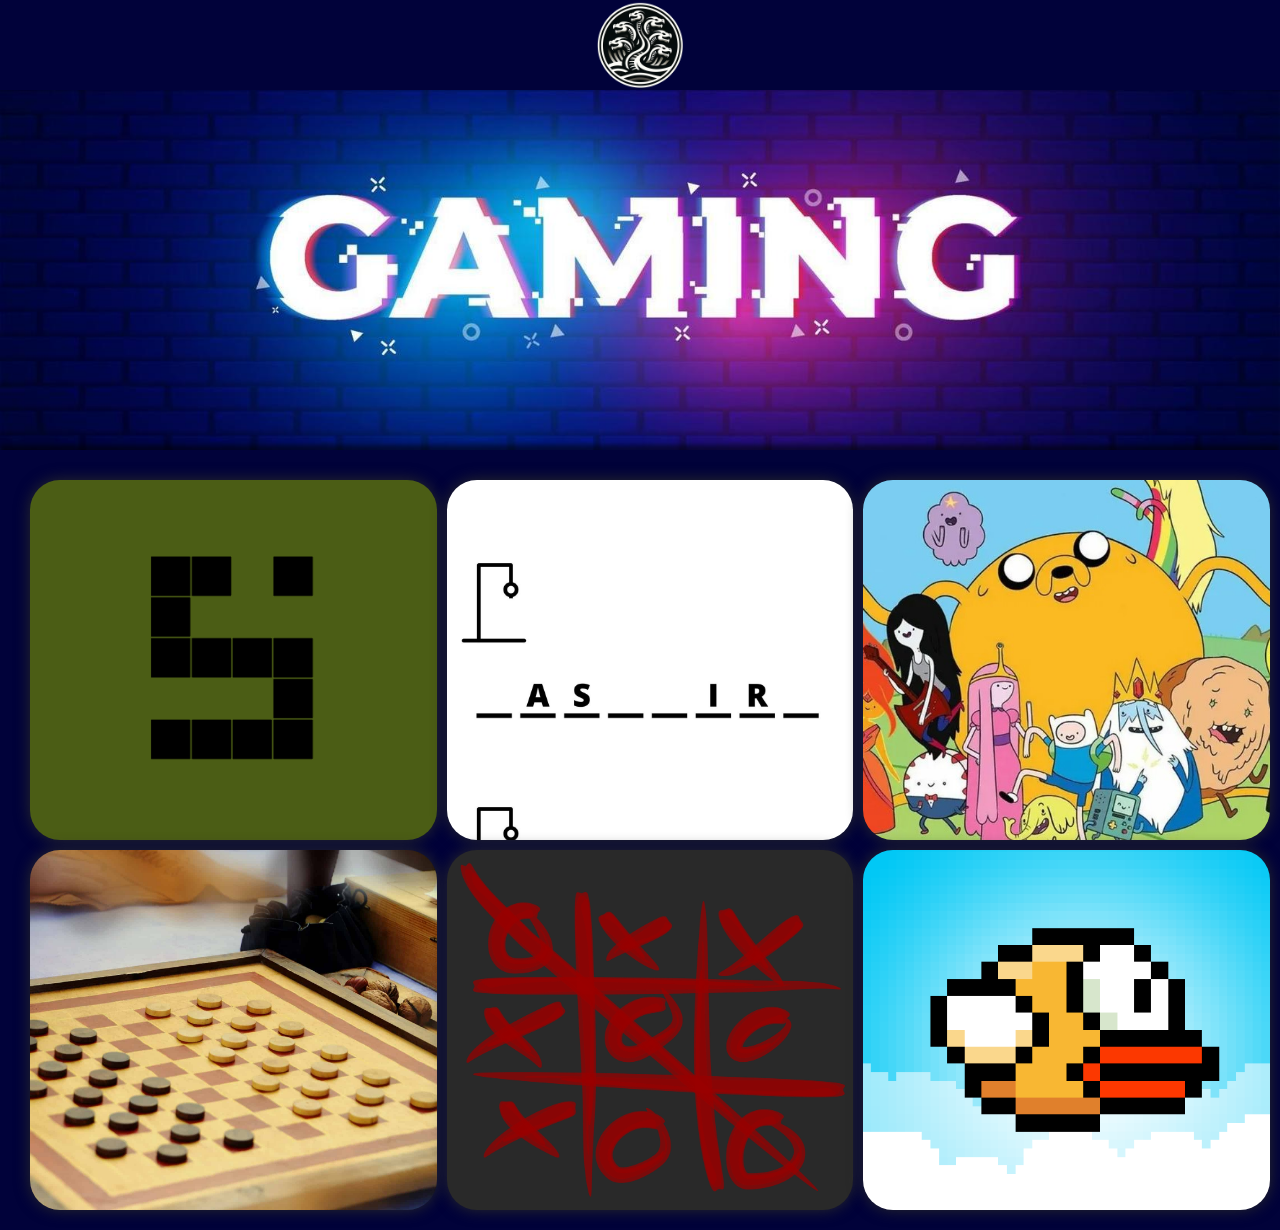
<file: Site de minigames/index.html>
<!DOCTYPE html>
<html lang="pt-BR">
<head>
    <meta charset="UTF-8">
    <meta name="viewport" content="width=device-width, initial-scale=1.0">
    <title>Site Minijogos</title>
    <link rel="stylesheet" href="./assets/css/reset.css">
    <link rel="stylesheet" href="./assets/css/style.css">
</head>
<body>
    <header> 
        <img src="./assets/img/logo.png" alt="Logo de Games">
    </header>

    <main>
        <section class="banner"></section>
        <section class="gamediv">
            <div class="container game-grid">
                <div id="jogo1">
                    <a href="./jogo da cobrinha/cobrinha.html">Jogar Agora</a>
                </div>
                <div id="jogo2">
                    <a href="./jogo da forca/jogo-da-forca.html">Jogar Agora</a>
                </div>
                <div id="jogo3">
                    <a href="./jogo da memória/jogo-da-memoria.html">Jogar Agora</a>
                </div>
                <div id="jogo4">
                    <a href="./damas/damas.html">Jogar Agora</a>
                </div>
                <div id="jogo5">
                    <a href="./jogo da velha/jogo-da-velha.html">Jogar Agora</a>
                </div>  
                <div id="jogo6">
                    <a href="./flappy/flappy.html">Jogar Agora</a>
                </div> 
            </div>
        </section>
    </main>
</body>
</html>
</file>
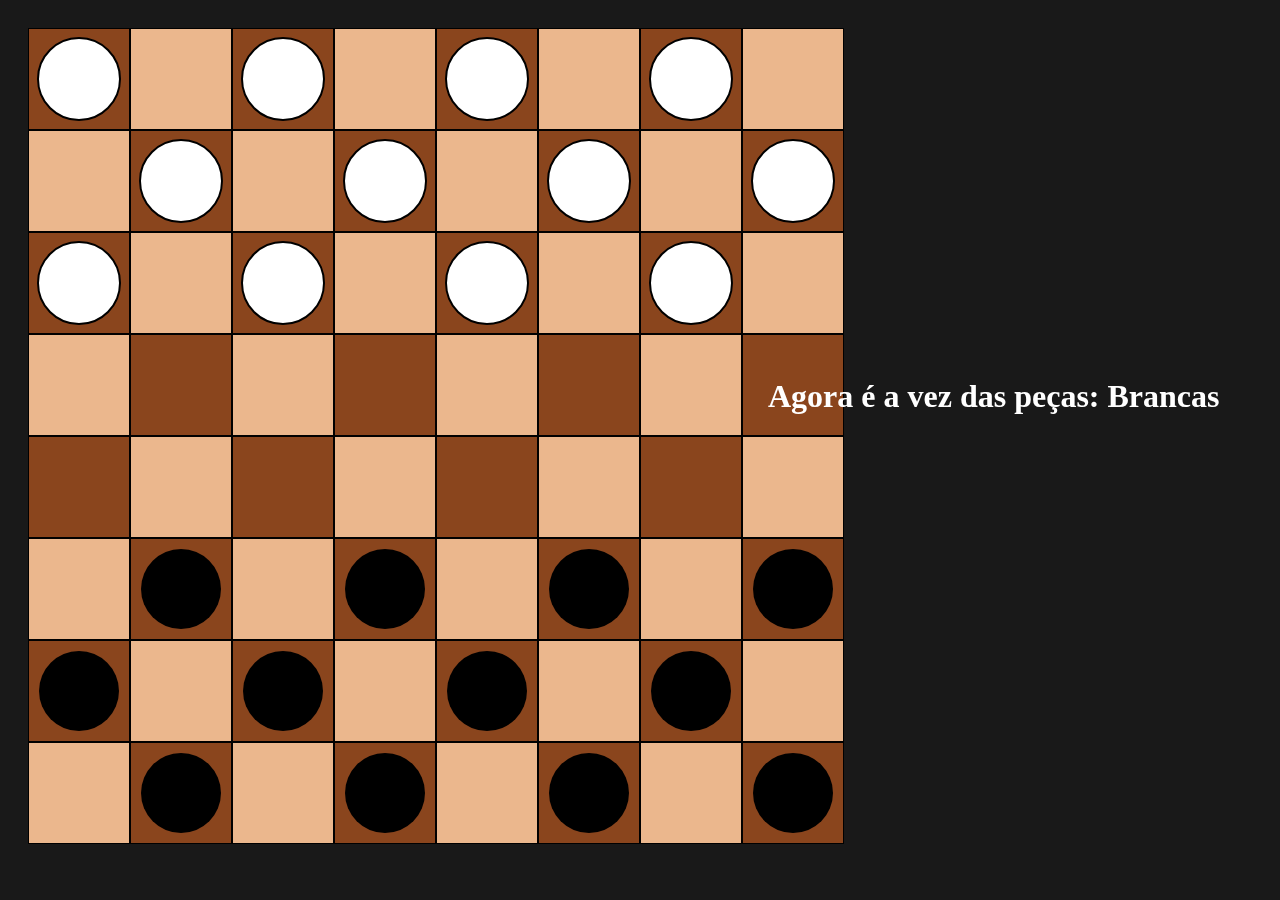
<file: Site de minigames/damas/damas.html>
<!DOCTYPE html>
<html lang="en">
<head>
    <meta charset="UTF-8">
    <meta name="viewport" content="width=device-width, initial-scale=1.0">
    <title>Damas</title>
    <link rel="stylesheet" href="./assets/css/style.css">
</head>
<body>
    <div id="mesa" class="mesa"></div>
    <div  id="info">
        <h1 id="h1-info"></h1>
        <h1 id="h1-info-2"></h1>
    </div>


    <div class="modal-menu" id="modal-win">

        <div class="modal-content">

            <h1 id="modal-title"></h1>
            <div id="modal-box">
                <a class="btn-modal-again" href="./damas.html">Jogar de novo</a>

                <a class="btn-modal-menu" href="../index.html">Voltar ao menu principal</a>
            </div>


        </div>
    </div>
    <script src="./assets/js/script.js"></script>
</body>
</html>
</file>
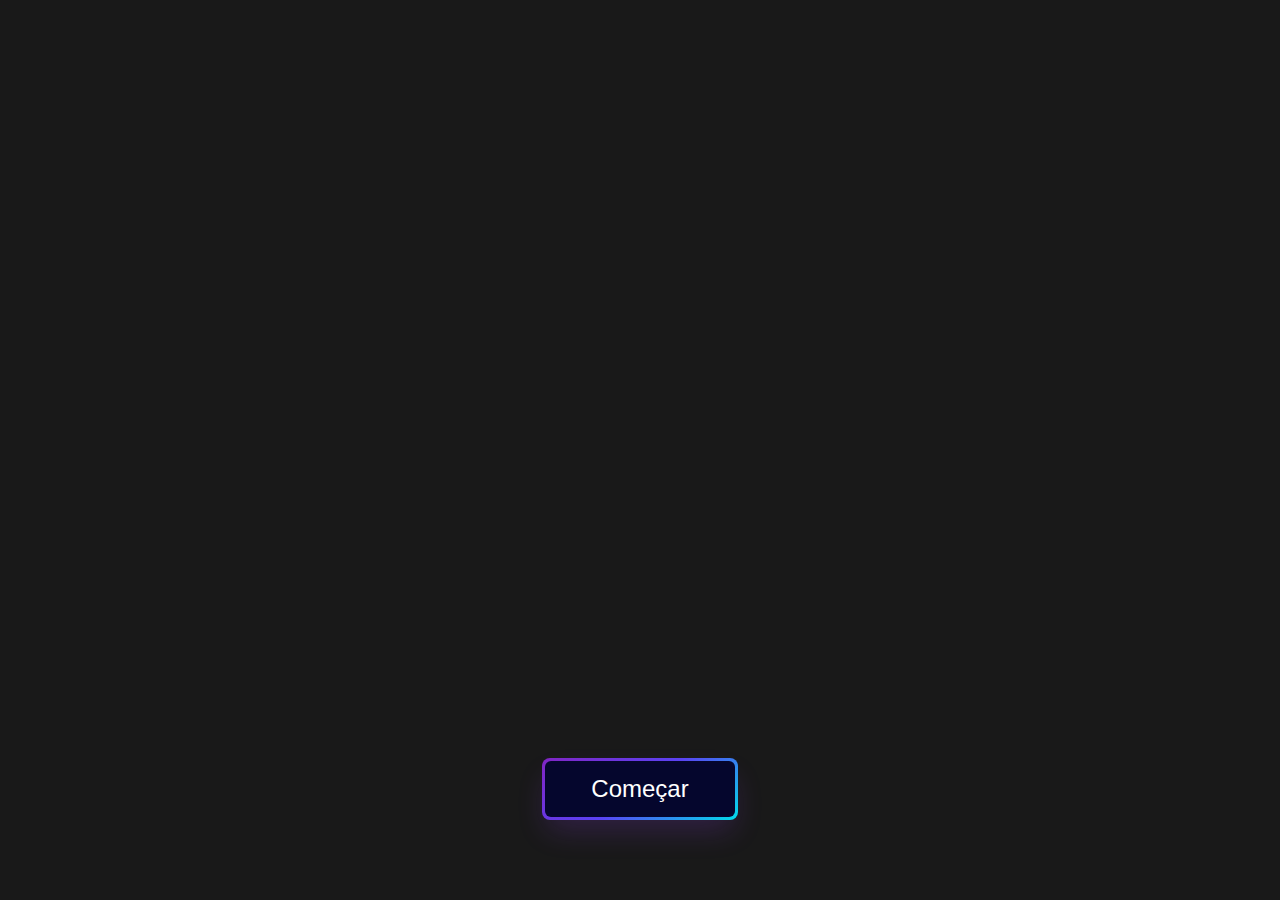
<file: Site de minigames/jogo da forca/jogo-da-forca.html>
<!DOCTYPE html>
<html lang="en">

<head>
    <meta charset="UTF-8">
    <meta name="viewport" content="width=device-width, initial-scale=1.0">
    <title>Forca</title>
    <link rel="stylesheet" href="./assets/css/style.css">

<body>

    <div id="container">

        <canvas id="tela" width="1000px" height="600px">

        </canvas>

    </div>

    <div id="palavra-container"></div>



    <button id="btn-start" role="button"><span class="text">Começar</span></button>

    <div id="teclado">
        <button class="tecla" onclick="adicionarLetra('A')">A</button>
        <button class="tecla" onclick="adicionarLetra('B')">B</button>
        <button class="tecla" onclick="adicionarLetra('C')">C</button>
        <button class="tecla" onclick="adicionarLetra('D')">D</button>
        <button class="tecla" onclick="adicionarLetra('E')">E</button>
        <button class="tecla" onclick="adicionarLetra('F')">F</button>
        <button class="tecla" onclick="adicionarLetra('G')">G</button>
        <button class="tecla" onclick="adicionarLetra('H')">H</button>
        <button class="tecla" onclick="adicionarLetra('I')">I</button>
        <button class="tecla" onclick="adicionarLetra('J')">J</button>
        <button class="tecla" onclick="adicionarLetra('K')">K</button>
        <button class="tecla" onclick="adicionarLetra('L')">L</button>
        <button class="tecla" onclick="adicionarLetra('M')">M</button>
        <button class="tecla" onclick="adicionarLetra('N')">N</button>
        <button class="tecla" onclick="adicionarLetra('O')">O</button>
        <button class="tecla" onclick="adicionarLetra('P')">P</button>
        <button class="tecla" onclick="adicionarLetra('Q')">Q</button>
        <button class="tecla" onclick="adicionarLetra('R')">R</button>
        <button class="tecla" onclick="adicionarLetra('S')">S</button>
        <button class="tecla" onclick="adicionarLetra('T')">T</button>
        <button class="tecla" onclick="adicionarLetra('U')">U</button>
        <button class="tecla" onclick="adicionarLetra('V')">V</button>
        <button class="tecla" onclick="adicionarLetra('W')">W</button>
        <button class="tecla" onclick="adicionarLetra('X')">X</button>
        <button class="tecla" onclick="adicionarLetra('Y')">Y</button>
        <button class="tecla" onclick="adicionarLetra('Z')">Z</button>


    </div>

    <div class="modal-menu" id="modal-lose">

        <div class="modal-content">

            <h1 id="modal-title">Você perdeu!</h1>
            <h1 id="modal-resposta-lose"></h1>
            <div id="modal-box">
                <a class="btn-modal-again" href="./jogo-da-forca.html">Tentar de novo</a>

                <a class="btn-modal-menu" href="../index.html">Voltar ao menu principal</a>
            </div>

        </div>
    </div>

    <div class="modal-menu" id="modal-win">

        <div class="modal-content">

            <h1 id="modal-title">Você ganhou!</h1>
            <h1 id="modal-resposta-win"></h1>
            <div id="modal-box">
                <a class="btn-modal-again" href=".">Jogar de novo</a>

                <a class="btn-modal-menu" href="../index.html">Voltar ao menu principal</a>
            </div>


        </div>
    </div>
    <script src="./assets/js/script.js"></script>
</body>

</html>
</file>
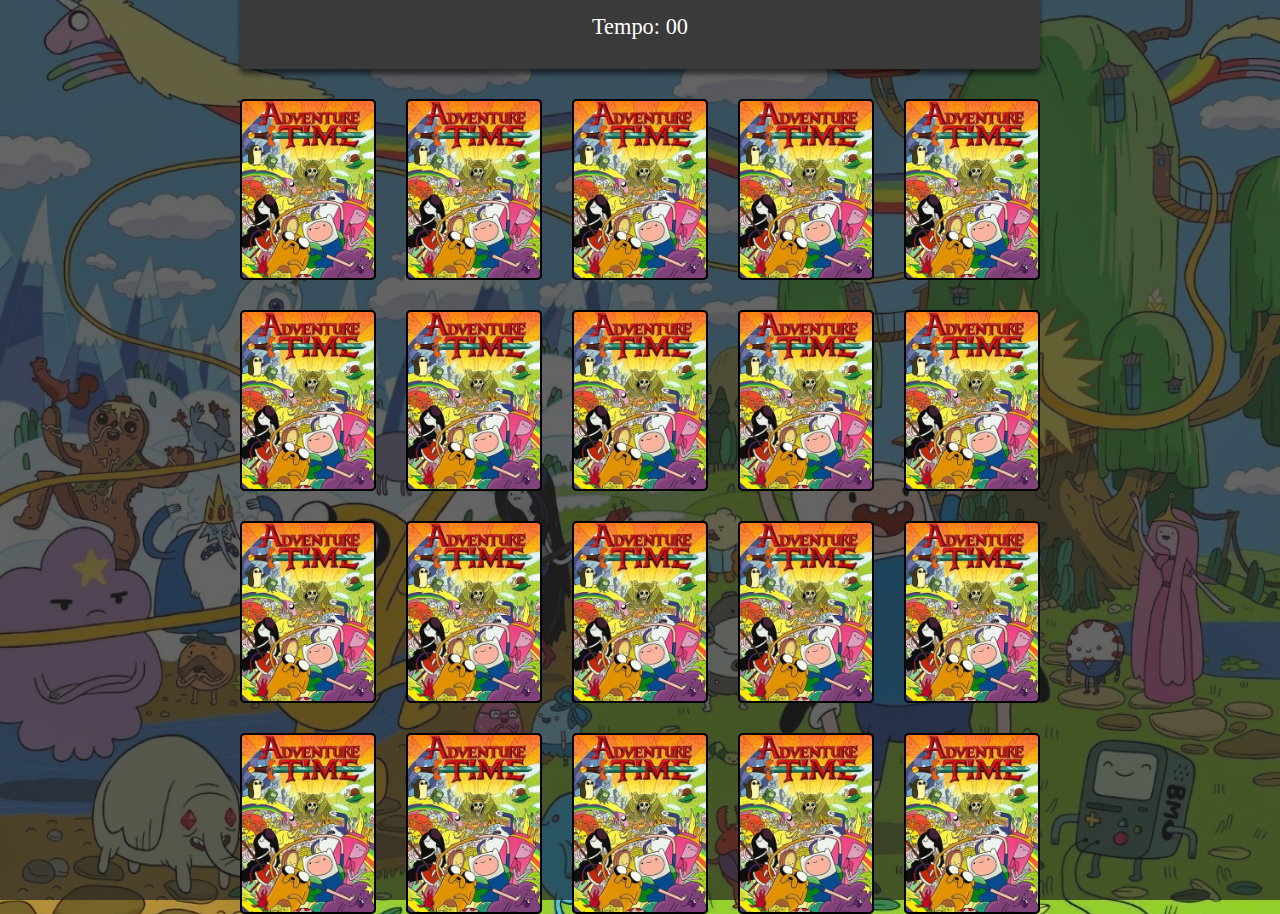
<file: Site de minigames/jogo da memória/jogo-da-memoria.html>
<!DOCTYPE html>
<html lang="en">
<head>
    <meta charset="UTF-8">
    <meta name="viewport" content="width=device-width, initial-scale=1.0">
    <link rel="stylesheet" href="./assets/css/reset.css">
    <link rel="stylesheet" href="./assets/css/jogo-da-memoria.css">
    <link rel="stylesheet"href="https://fonts.googleapis.com/css2?family=Material+Symbols+Outlined:opsz,wght,FILL,GRAD@24,400,0,0" />
    <title>Jogo da Memória</title>
</head>
<body>
    <main>
        <header>
            <span>Tempo: <span class="timer">00</span></span>
        </header>
        
        <div class="grid"></div>


        <div class="modal-menu" id="modal-win">

            <div class="modal-content">
    
                <h1 id="modal-title">Você ganhou!</h1>
                <h1 id="modal-resposta-win"> Tempo: <span>00</span></h1>
                <div id="modal-box">
                    <a class="btn-modal-again" href=".">Jogar de novo
                        <span class="material-symbols-outlined">
                            replay
                        </span></a>
    
                    <a class="btn-modal-menu" href="../index.html">Voltar ao menu principal</a>
                </div>    
            </div>
        </div>

    </main>

</body>
<script src="./assets/js/script.js"></script>
</html>
</file>
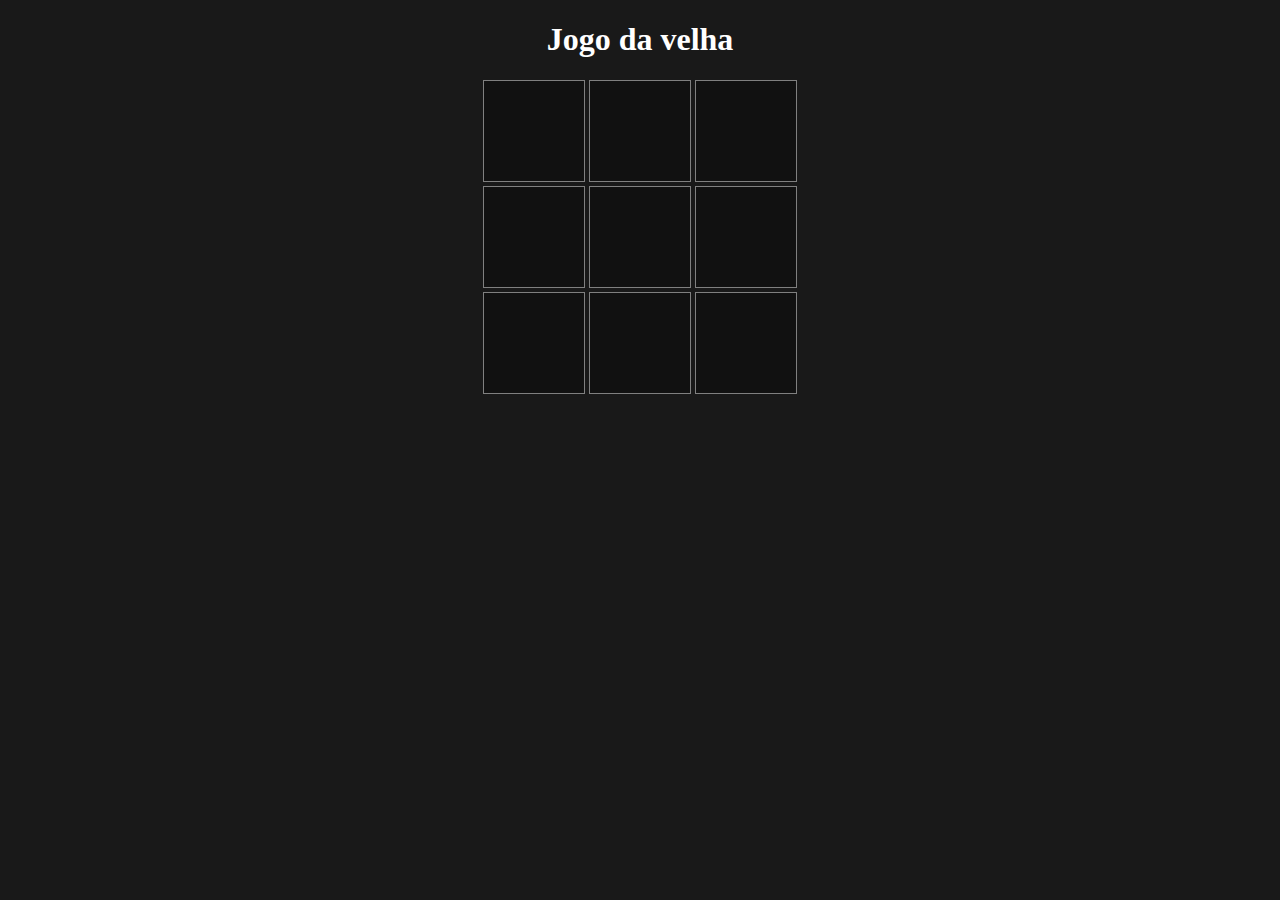
<file: Site de minigames/jogo da velha/jogo-da-velha.html>
<!DOCTYPE html>
<html lang="en">
<head>
    <meta charset="UTF-8">
    <meta name="viewport" content="width=device-width, initial-scale=1.0">
    <title>Jogo da velha</title>
    <link rel="stylesheet" type="text/css" href="./assets/css/style.css">
</head>
<body>

    <h1>Jogo da velha</h1>

    <div class ="Linha">

        <div> <!-- Linha 1-->
            <div id = "0" class = "cubo"></div>
            <div id = "1" class = "cubo"></div>
            <div id = "2"class = "cubo"></div>
        </div>

        <div> <!-- Linha 2-->
            <div id = "3" class = "cubo"></div>
            <div id = "4" class = "cubo"></div>
            <div id = "5"class = "cubo"></div>
        </div>

        <div> <!-- Linha 3-->
            <div id = "6" class = "cubo"></div>
            <div id = "7" class = "cubo"></div>
            <div id = "8"class = "cubo"></div>
        </div>

    </div>

    <div class="modal-menu" id="modal-win">

        <div class="modal-content">

            <h1 id="modal-title">Fim de jogo</h1>
            <h1 id="modal-winner"></h1>
            <div id="modal-box">
                <a class="btn-modal-again" href="./jogo-da-velha.html">Jogar de novo</a>

                <a class="btn-modal-menu" href="../index.html">Voltar ao menu principal</a>
            </div>


        </div>
    </div>
    
<script src="./assets/js/script.js"></script>
<script src="./assets/js/interface.js"></script>

</body>
</html>
</file>
<file: Site de minigames/assets/css/style.css>
* {
    font-size: 1.2em;
    box-sizing: border-box;
}

body {
    background-color: rgb(1, 2, 58);
}

header {
    display: flex;
    justify-content: center;
    align-items: center;
    height: 10vh;
    background-color: rgb(1, 2, 58);
    box-shadow: 0 5px 5px rgba(0, 0, 0, 0.534);
    padding: 5px;
}

header img {
    height: 12vh;
    border-radius: 50px;
    
}

.container {
    max-width: 1600px;
}

.banner {
    background-image: url(../img/banner-gamer.avif);
    background-position: center;
    background-size: cover;
    height: 40vh;
}

.gamediv {
    background-color: rgb(1, 2, 58);
    padding: 30px;
    box-shadow: 0px -5px 5px rgba(0, 0, 0, 0.534);

}

.main-title {
    font-size: 2em;
    color: white;
    margin: auto;
    padding: 20px;
    font-weight: bold;
    text-align: center;
}

.game-grid {
    display: grid;
    grid-template-columns: repeat(3, 33.33%);
    grid-template-rows: repeat(2, 50%);
    height: 80vh;
    gap: 10px;
    margin: auto;

}

.game-grid div {
    display: flex;
    justify-content: center;
    align-items: center;
    background-color: rgb(41, 41, 41);
    width: 100%;
    height: 100%;
    border-radius: 30px;
    box-shadow: 0px 0px 15px rgb(41, 41, 41);
    background-position: center;
    background-size: cover;

}

.game-grid div a {
    display: flex;
    justify-content: center;
    align-items: center;
    text-decoration: none;
    color: white;
    font-size: 1.2em;
    opacity: 0;
    width: 100%;
    height: 100%;
    border-radius: 30px;
    transition: all 200ms ease-in-out;
}

.game-grid div a:hover {
    opacity: 1;
    background-color: rgba(0, 0, 0, 0.2);
}

.game-grid div:hover {
    background-color: rgb(65, 65, 65);
}

#jogo1 {
    background-image: url(../img/cobra.png);

}

#jogo2 {
    background-image: url(../img/forca.jpg);
    background-size: contain;

}

#jogo3 {
    background-image: url(../img/MEMORIA.jpg);
}

#jogo4 {
    background-image: url(../img/damas.jpg);
}
#jogo5{
    background-image: url(../img/velha.png);
}
#jogo6 {
    background-image: url(../img/flappy.png);
}
</file>
<file: Site de minigames/damas/assets/css/style.css>
body{
    display: flex;
    justify-content: space-between;
    align-items: center;
    background-color: #191919;
}

.mesa {
    margin-top: 20px;
    margin-left: 20px;
    width: 800px;
    height: 800px;
    display: grid;
    grid-template-columns: repeat(8, 0.5fr);
    grid-template-rows: repeat(8, 0.5fr);

}

.casa {
    display: flex;
    width: 100px;
    height: 100px;
    background-color:  #ebb78d;
    border: 1px solid black;
    justify-content: center;
    align-items: center;
}

.casa.black {
    background-color: #94491eec;
}

.black-peca {
    width: 80%;
    height: 80%;
    border-radius: 50%;
    background-color:black; /* Azul escuro */
    cursor: pointer;
}

.red-peca {
    width: 80%;
    height: 80%;
    border-radius: 50%;
    background-color: white; /* Vermelho */
    cursor: pointer;
    border: 2px black solid;
    
}

.dama-peca{
    background-image: url(../img/crown.png);
    background-size: contain;
}

#info{
    position: fixed;
    left: 60%;
    display: flex;
    justify-content: center;
    align-items: center;
    flex-direction: column;
    color: white;
}

.modal-menu {
    display: none;
    position: fixed;
    z-index: 1000;
    left: 0;
    top: 0;
    width: 100%;
    height: 100%;
    overflow: auto;
    background-color: rgba(0, 0, 0, 0.5);
    transition: opacity 0.3s ease-in-out;
}

.modal-content {
    display: flex;
    flex-direction: column;
    align-items: center;
    justify-content: center;
    background-color: white;
    margin: 15% auto;
    padding: 20px;
    border: 1px solid black;
    border-radius: 20px;
    width: 40%;
    height: 40%;
    box-shadow: 0 0 20px rgba(0, 0, 0, 0.5);
    transition: transform 0.3s ease-in-out;
}

.modal-content h1 {
    text-align: center;
    margin-bottom: 50px;
    font-family: 'Poppins', sans-serif;
    font-size: 20px;
}

.btn-modal-again {
    background-image: linear-gradient(92.88deg, #09a5ff 9.16%, rgb(0, 215, 253) 43.89%, #00f0e4 64.72%);
    border-radius: 8px;
    border-style: none;
    color: #FFFFFF;
    cursor: pointer;
    font-family: "Inter UI","SF Pro Display",-apple-system,BlinkMacSystemFont,"Segoe UI",Roboto,Oxygen,Ubuntu,Cantarell,"Open Sans","Helvetica Neue",sans-serif;
    font-size: 16px;
    font-weight: 500;
    height: 4rem;
    text-align: center;
    text-shadow: rgba(0, 0, 0, 0.25) 0 3px 8px;
    transition: all .5s;
    padding: 20px;
    text-decoration: none; 

  }

  .btn-modal-again:hover {
    box-shadow: #09c6ff 0 1px 30px;
    transition-duration: .1s;
  }


.btn-modal-menu {
  background-image: linear-gradient(92.88deg, #ff4800 9.16%, #f08000 43.89%, #fc8f00 64.72%);
  border-radius: 8px;
  border-style: none;
  color: #FFFFFF;
  cursor: pointer;
  font-family: "Inter UI","SF Pro Display",-apple-system,BlinkMacSystemFont,"Segoe UI",Roboto,Oxygen,Ubuntu,Cantarell,"Open Sans","Helvetica Neue",sans-serif;
  font-size: 16px;
  font-weight: 500;
  height: 4rem;
  text-align: center;
  text-shadow: rgba(0, 0, 0, 0.25) 0 3px 8px;
  transition: all .5s;
  padding: 20px;
  text-decoration: none; 
}

.btn-modal-menu:hover {
  box-shadow: #ff4800 0 1px 30px;
  transition-duration: .1s;
}
</file>
<file: Site de minigames/jogo da forca/assets/css/style.css>
body{
    display: flex;
    flex-direction: column;
    align-items: center;
    justify-content: center;
    background-color: #191919;
}

#container{
    display: flex;
    flex-direction: row;
    width: 100vw;
    height: 500px;
    margin-top: 25px;
    margin-bottom: 25px;
    align-items: center;
    justify-content: center;

}

#palavra-container{
    display: flex;
    flex-direction: row;
    width: 100vw;
    height: 200px;
    align-items: center;
    gap: 50px;
    justify-content: center;
}

#forca{
    position: relative;
    width: 500px;
    height: 450px;

}

.tracejado{
    width: 50px;
    height: 1px; /* Altura da linha tracejada */
    border: 0.5px solid white;
    box-shadow: #fefefe 0 10px 20px -10px;;

}

.acerto{
    border: none;
    font-size: 40px;
    margin-bottom: 50px;
    color: white    ;
}

#teclado{

    display: none;
    grid-template-columns: repeat(9, 1fr);

}

.tecla{
    background: #5E5DF0;
    border-radius: 5px;
    box-shadow: #5E5DF0 0 10px 20px -10px;
    color: #FFFFFF;
    cursor: pointer;
    font-family: Inter,Helvetica,"Apple Color Emoji","Segoe UI Emoji",NotoColorEmoji,"Noto Color Emoji","Segoe UI Symbol","Android Emoji",EmojiSymbols,-apple-system,system-ui,"Segoe UI",Roboto,"Helvetica Neue","Noto Sans",sans-serif;
    font-size: 16px;
    font-weight: 700;
    line-height: 24px;
    opacity: 1;
    outline: 0 solid transparent;
    padding: 8px 18px;
    border: 0;
    margin: 5px;
}

.modal-menu {
    display: none;
    position: fixed;
    z-index: 1000;
    left: 0;
    top: 0;
    width: 100%;
    height: 100%;
    overflow: auto;
    background-color: rgba(0, 0, 0, 0.5);
    transition: opacity 0.3s ease-in-out;
}

.modal-content {
    display: flex;
    flex-direction: column;
    align-items: center;
    justify-content: center;
    background: linear-gradient(to right, #0f2027, #203a43, #2c5364);
    margin: 15% auto;
    padding: 20px;
    border: 1px solid black;
    border-radius: 20px;
    width: 40%;
    height: 40%;
    box-shadow: 0 0 20px rgba(0, 0, 0, 0.5);
    transition: transform 0.3s ease-in-out;
}

.modal-content h1 {
    text-align: center;
    margin-bottom: 35px;
    font-family: 'Poppins', sans-serif;
    font-size: 20px;
    color: white;
}





.btn-modal-again {
    background-image: linear-gradient(92.88deg, #09a5ff 9.16%, rgb(0, 215, 253) 43.89%, #00f0e4 64.72%);
    border-radius: 8px;
    border-style: none;
    color: #FFFFFF;
    cursor: pointer;
    font-family: "Inter UI","SF Pro Display",-apple-system,BlinkMacSystemFont,"Segoe UI",Roboto,Oxygen,Ubuntu,Cantarell,"Open Sans","Helvetica Neue",sans-serif;
    font-size: 16px;
    font-weight: 500;
    height: 4rem;
    text-align: center;
    text-shadow: rgba(0, 0, 0, 0.25) 0 3px 8px;
    transition: all .5s;
    padding: 20px;
    text-decoration: none; 

  }

  .btn-modal-again:hover {
    box-shadow: #09c6ff 0 1px 30px;
    transition-duration: .1s;
  }


.btn-modal-menu {
  background-image: linear-gradient(92.88deg, #ff4800 9.16%, #f08000 43.89%, #fc8f00 64.72%);
  border-radius: 8px;
  border-style: none;
  color: #FFFFFF;
  cursor: pointer;
  font-family: "Inter UI","SF Pro Display",-apple-system,BlinkMacSystemFont,"Segoe UI",Roboto,Oxygen,Ubuntu,Cantarell,"Open Sans","Helvetica Neue",sans-serif;
  font-size: 16px;
  font-weight: 500;
  height: 4rem;
  text-align: center;
  text-shadow: rgba(0, 0, 0, 0.25) 0 3px 8px;
  transition: all .5s;
  padding: 20px;
  text-decoration: none; 
}

.btn-modal-menu:hover {
  box-shadow: #ff4800 0 1px 30px;
  transition-duration: .1s;
}



/* CSS */
#btn-start {
  align-items: center;
  background-image: linear-gradient(144deg,#8125c4, #5B42F3 50%,#00DDEB);
  border: 0;
  border-radius: 8px;
  box-shadow: rgba(151, 65, 252, 0.2) 0 15px 30px -5px;
  box-sizing: border-box;
  color: #FFFFFF;
  display: flex;
  font-family: Phantomsans, sans-serif;
  font-size: 20px;
  justify-content: center;
  line-height: 1em;
  max-width: 100%;
  min-width: 140px;
  padding: 3px;
  text-decoration: none;
  user-select: none;
  -webkit-user-select: none;
  touch-action: manipulation;
  white-space: nowrap;
  cursor: pointer;
}

#btn-start:active,
#btn-start:hover {
  outline: 0;
}

#btn-start span {
  background-color: rgb(5, 6, 45);
  padding: 16px 24px;
  border-radius: 6px;
  width: 100%;
  height: 100%;
  transition: 300ms;
}

#btn-start:hover span {
  background: none;
}

@media (min-width: 768px) {
    #btn-start {
    font-size: 24px;
    min-width: 196px;
  }
}
</file>
<file: Site de minigames/jogo da memória/assets/css/jogo-da-memoria.css>
* {
    box-sizing: border-box;
}

body {
    background-image: url(../img/background-adventrure-time.jpg);
    background-position: center;
    background-size: cover;
}

main {
    display: flex;
    flex-direction: column;
    align-items: center;
    justify-content: center;
    width: 100%;
    background-color: rgba(34, 34, 34,0.7);
    height: 100vh;
}

header {
    display: flex;
    justify-content: center;
    align-items: center;
    color: white;
    background-color:  rgb(58, 58, 58);
    width: 100%;
    max-width: 800px;
    padding: 30px;
    border-radius: 5px;
    margin:  0 0 30px;
    font-size: 1.4em;
    box-shadow: 0px 5px 5px rgba(0, 0, 0, 0.534) ;
}

.grid {
    display: grid;
    grid-template-columns: repeat(5, 1fr);
    gap: 30px;
    width: 100%;
    max-width: 800px;
    margin: 0 auto;
}

.card {
    aspect-ratio: 3/4;
    width: 100%;
    position: relative;
    transition: all 400ms ease;
    transform-style: preserve-3d;
}

.face {
    width: 100%;
    height: 100%;
    position: absolute;
    background-size: cover;
    background-position: center;
    border-radius: 5px;
    border: 2px solid black;
    transition: all 400ms ease;
}

.front {
    transform: rotateY(180deg);
}

.back {
    background-image: url(../img/card-barckground.jpg);
    backface-visibility: hidden;
}

.reveal-card {
    transform: rotateY(180deg);
}

.disabled-card {
    filter: saturate(0);
    opacity: 0.5;
}

.endGame-menu {
    display: none;
    flex-direction: column;
    align-items: center;
    justify-content: center;
    border-radius: 20px;
    position: absolute;
    width: 300px;
    height: 300px;
    background-color: white;
    z-index: 1;
    font-size: 1.4em;
}

.show{
    display: flex;
}

.btn-play {
    border:none;
    border-radius: 100px;
    padding: 10px 15px 10px 12px;
    font-size: 1rem;
    font-weight: 600;
    color: #333;
    margin-top: 40px;
    display: flex;
    align-items: center;
    justify-content: center;
    gap: 5px;
    cursor: pointer;
}

.modal-menu {
    display: none;
    position: fixed;
    z-index: 1000;
    left: 0;
    top: 0;
    width: 100%;
    height: 100%;
    overflow: auto;
    background-color: rgba(0, 0, 0, 0.5);
    transition: opacity 0.3s ease-in-out;
}

.modal-content {
    display: flex;
    flex-direction: column;
    align-items: center;
    justify-content: center;
    background: linear-gradient(to right, #0f2027, #203a43, #2c5364);
    margin: 15% auto;
    padding: 20px;
    border: 1px solid black;
    border-radius: 20px;
    width: 40%;
    height: 40%;
    box-shadow: 0 0 20px rgba(0, 0, 0, 0.5);
    transition: transform 0.3s ease-in-out;
}

.modal-content h1 {
    text-align: center;
    margin-bottom: 35px;
    font-family: 'Poppins', sans-serif;
    font-size: 20px;
    color: white;
}

.btn-modal-again {
    background-image: linear-gradient(92.88deg, #09a5ff 9.16%, rgb(0, 215, 253) 43.89%, #00f0e4 64.72%);
    border-radius: 8px;
    border-style: none;
    color: #FFFFFF;
    cursor: pointer;
    font-family: "Inter UI","SF Pro Display",-apple-system,BlinkMacSystemFont,"Segoe UI",Roboto,Oxygen,Ubuntu,Cantarell,"Open Sans","Helvetica Neue",sans-serif;
    font-size: 16px;
    font-weight: 500;
    height: 4rem;
    text-align: center;
    text-shadow: rgba(0, 0, 0, 0.25) 0 3px 8px;
    transition: all .5s;
    padding: 20px;
    text-decoration: none; 

  }

  .btn-modal-again:hover {
    box-shadow: #09c6ff 0 1px 30px;
    transition-duration: .1s;
  }


.btn-modal-menu {
  background-image: linear-gradient(92.88deg, #ff4800 9.16%, #f08000 43.89%, #fc8f00 64.72%);
  border-radius: 8px;
  border-style: none;
  color: #FFFFFF;
  cursor: pointer;
  font-family: "Inter UI","SF Pro Display",-apple-system,BlinkMacSystemFont,"Segoe UI",Roboto,Oxygen,Ubuntu,Cantarell,"Open Sans","Helvetica Neue",sans-serif;
  font-size: 16px;
  font-weight: 500;
  height: 4rem;
  text-align: center;
  text-shadow: rgba(0, 0, 0, 0.25) 0 3px 8px;
  transition: all .5s;
  padding: 20px;
  text-decoration: none; 
}

.btn-modal-menu:hover {
  box-shadow: #ff4800 0 1px 30px;
  transition-duration: .1s;
}


#btn-start {
  align-items: center;
  background-image: linear-gradient(144deg,#8125c4, #5B42F3 50%,#00DDEB);
  border: 0;
  border-radius: 8px;
  box-shadow: rgba(151, 65, 252, 0.2) 0 15px 30px -5px;
  box-sizing: border-box;
  color: #FFFFFF;
  display: flex;
  font-family: Phantomsans, sans-serif;
  font-size: 20px;
  justify-content: center;
  line-height: 1em;
  max-width: 100%;
  min-width: 140px;
  padding: 3px;
  text-decoration: none;
  user-select: none;
  -webkit-user-select: none;
  touch-action: manipulation;
  white-space: nowrap;
  cursor: pointer;
}

#btn-start:active,
#btn-start:hover {
  outline: 0;
}

#btn-start span {
  background-color: rgb(5, 6, 45);
  padding: 16px 24px;
  border-radius: 6px;
  width: 100%;
  height: 100%;
  transition: 300ms;
}

#btn-start:hover span {
  background: none;
}
</file>
<file: Site de minigames/jogo da velha/assets/css/style.css>
body{
    text-align: center;
    background-color: #191919;
}

h1{
    color: white;
}

.cubo {

    width: 100px;
    height: 100px;
    background-color:  #111;
    border: 1px solid grey;
    display: inline-block;
}

.o{
    position: relative;
}

.o::after{
    position: absolute;
    content: "\2B55";
    font-size: 50px;
    line-height: 100px;
    top: 0;
    bottom: 0;
    left: 0;
    right: 0;
}

.x{
    position: relative;
}

.x::after{
    position: absolute;
    content: "\274C";
    font-size: 50px;
    line-height: 100px;
    top: 0;
    bottom: 0;
    left: 0;
    right: 0;
}

.modal-menu {
    display: none;
    position: fixed;
    z-index: 1000;
    left: 0;
    top: 0;
    width: 100%;
    height: 100%;
    overflow: auto;
    background-color: rgba(0, 0, 0, 0.5);
    transition: opacity 0.3s ease-in-out;
}

.modal-content {
    display: flex;
    flex-direction: column;
    align-items: center;
    justify-content: center;
    background: linear-gradient(to right, #0f2027, #203a43, #2c5364);
    margin: 15% auto;
    padding: 20px;
    border: 1px solid black;
    border-radius: 20px;
    width: 40%;
    height: 40%;
    box-shadow: 0 0 20px rgba(0, 0, 0, 0.5);
    transition: transform 0.3s ease-in-out;
}

.modal-content h1 {
    text-align: center;
    margin-bottom: 20px;
    font-family: 'Poppins', sans-serif;
    font-size: 20px;
    color: white;
}


#modal-box{
    margin-top: 30px;
}


.btn-modal-again {
    background-image: linear-gradient(92.88deg, #09a5ff 9.16%, rgb(0, 215, 253) 43.89%, #00f0e4 64.72%);
    border-radius: 8px;
    border-style: none;
    color: #FFFFFF;
    cursor: pointer;
    font-family: "Inter UI","SF Pro Display",-apple-system,BlinkMacSystemFont,"Segoe UI",Roboto,Oxygen,Ubuntu,Cantarell,"Open Sans","Helvetica Neue",sans-serif;
    font-size: 16px;
    font-weight: 500;
    height: 4rem;
    text-align: center;
    text-shadow: rgba(0, 0, 0, 0.25) 0 3px 8px;
    transition: all .5s;
    padding: 20px;
    text-decoration: none; 

  }

  .btn-modal-again:hover {
    box-shadow: #09c6ff 0 1px 30px;
    transition-duration: .1s;
  }


.btn-modal-menu {
  background-image: linear-gradient(92.88deg, #ff4800 9.16%, #f08000 43.89%, #fc8f00 64.72%);
  border-radius: 8px;
  border-style: none;
  color: #FFFFFF;
  cursor: pointer;
  font-family: "Inter UI","SF Pro Display",-apple-system,BlinkMacSystemFont,"Segoe UI",Roboto,Oxygen,Ubuntu,Cantarell,"Open Sans","Helvetica Neue",sans-serif;
  font-size: 16px;
  font-weight: 500;
  height: 4rem;
  text-align: center;
  text-shadow: rgba(0, 0, 0, 0.25) 0 3px 8px;
  transition: all .5s;
  padding: 20px;
  text-decoration: none; 
}

.btn-modal-menu:hover {
  box-shadow: #ff4800 0 1px 30px;
  transition-duration: .1s;
}
</file>
